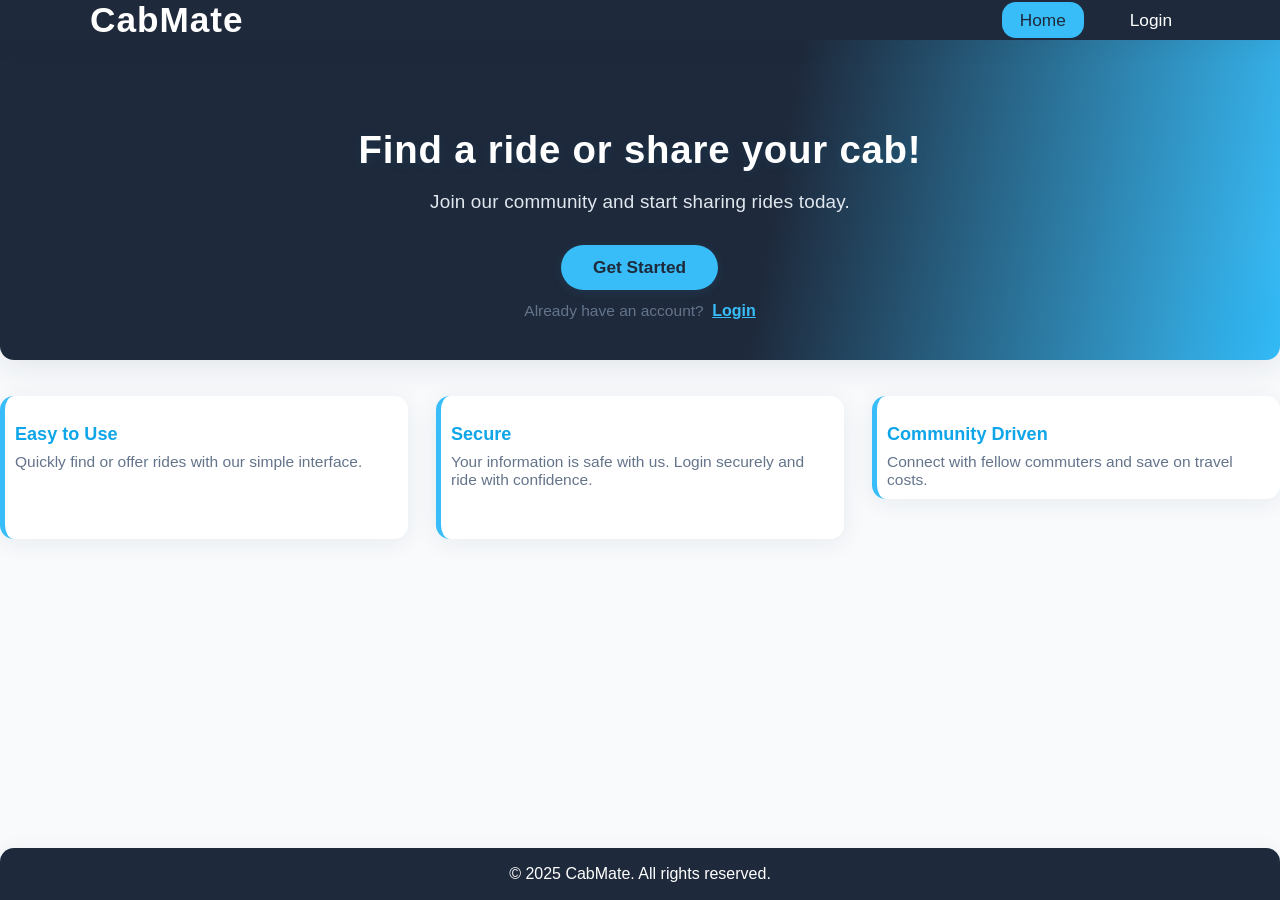
<file: index.html>
<!DOCTYPE html>
<html lang="en">
<head>
    <meta charset="UTF-8">
    <meta name="viewport" content="width=device-width, initial-scale=1.0">
    <link rel="stylesheet" href="style.css">
    <title>CabMate - Home</title>
</head>
<body>
    <header>
        <div class="container header-flex">
            <h1>CabMate</h1>
            <nav aria-label="Main navigation">
                <ul class="nav-list">
                    <li><a href="index.html" aria-current="page">Home</a></li>
                    <li><a href="login.html">Login</a></li>
                </ul>
            </nav>
            <button class="hamburger" aria-label="Toggle navigation" aria-expanded="false">
                <span></span>
                <span></span>
                <span></span>
            </button>
        </div>
    </header>
    <main>
        <section class="hero">
            <h2>Find a ride or share your cab!</h2>
            <p>Join our community and start sharing rides today.</p>
            <a href="signup.html" class="cta-btn animated-btn" style="margin-top:32px;display:inline-block;">Get Started</a>
            <div style="margin-top:12px;">
                <span style="color:var(--text-light);font-size:0.97rem;">Already have an account?</span>
                <a href="login.html" style="color:var(--accent);font-size:1rem;font-weight:600;text-decoration:underline; margin-left:4px;">Login</a>
            </div>
        </section>
        <section class="features">
            <div class="feature">
                <h3>Easy to Use</h3>
                <p>Quickly find or offer rides with our simple interface.</p>
            </div>
            <div class="feature">
                <h3>Secure</h3>
                <p>Your information is safe with us. Login securely and ride with confidence.</p>
            </div>
            <div class="feature">
                <h3>Community Driven</h3>
                <p>Connect with fellow commuters and save on travel costs.</p>
            </div>
        </section>
    </main>
    <footer>
        <div class="container">
            <p>&copy; 2025 CabMate. All rights reserved.</p>
        </div>
    </footer>
    <script src="script.js"></script>
</body>
</html>
</file>
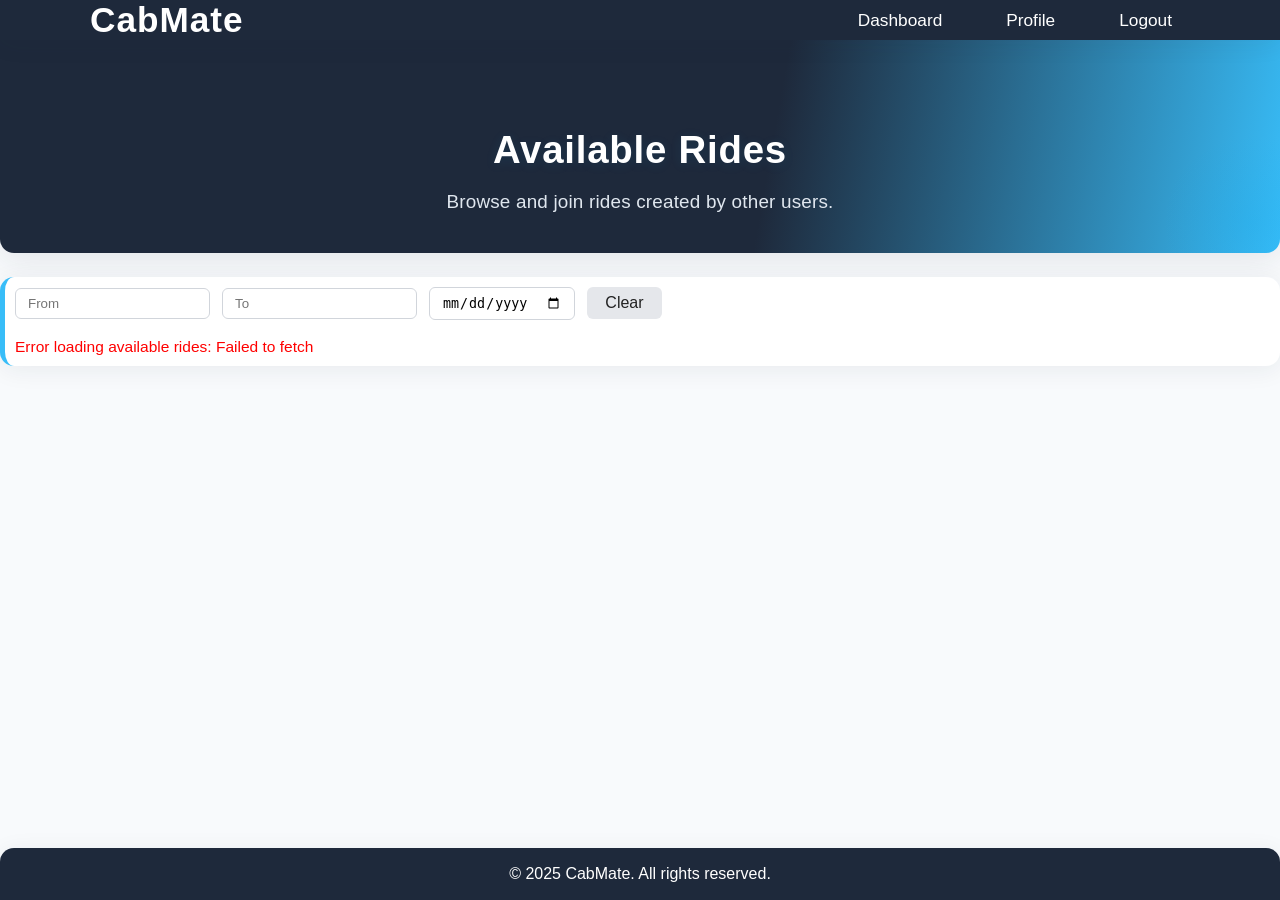
<file: available-rides.html>
<!DOCTYPE html>
<html lang="en">
<head>
    <meta charset="UTF-8">
    <meta name="viewport" content="width=device-width, initial-scale=1.0">
    <title>Available Rides - CabMate</title>
    <link rel="stylesheet" href="style.css">
</head>
<body>
    <header>
        <div class="container header-flex">
            <h1>CabMate</h1>
            <nav aria-label="Main navigation">
                <ul class="nav-list">
                    <li><a href="dashboard.html">Dashboard</a></li>
                    <li><a href="profile.html">Profile</a></li>
                    <li><a href="login.html">Logout</a></li>
                </ul>
            </nav>
            <button class="hamburger" aria-label="Toggle navigation" aria-expanded="false">
                <span></span>
                <span></span>
                <span></span>
            </button>
        </div>
    </header>
    <main>
        <div class="dashboard-container">
            <section class="hero" style="margin-bottom: 24px;">
                <h2>Available Rides</h2>
                <p>Browse and join rides created by other users.</p>
            </section>
            <section class="features" style="flex-direction:column;width:100%;">
                <div class="feature" style="width:100%;">
                    <!-- Add this filter UI just above #availableRidesList -->
                    <div style="margin-bottom:18px;display:flex;flex-wrap:wrap;gap:12px;align-items:center;">
                        <input type="text" id="filterFrom" placeholder="From" style="padding:7px 12px;border-radius:6px;border:1px solid #d1d5db;min-width:120px;">
                        <input type="text" id="filterTo" placeholder="To" style="padding:7px 12px;border-radius:6px;border:1px solid #d1d5db;min-width:120px;">
                        <input type="date" id="filterDate" style="padding:7px 12px;border-radius:6px;border:1px solid #d1d5db;">
                        <button id="clearFilters" style="padding:7px 18px;border-radius:6px;background:#e5e7eb;color:#222;border:none;">Clear</button>
                    </div>
                    <div id="availableRidesList">
                        <!-- Available rides will be listed here -->
                    </div>
                </div>
            </section>
        </div>
    </main>
    <footer>
        <div class="container">
            <p>&copy; 2025 CabMate. All rights reserved.</p>
        </div>
    </footer>
    <script>
    document.addEventListener('DOMContentLoaded', function() {
        // Hamburger menu functionality
        var hamburger = document.querySelector('.hamburger');
        var navList = document.querySelector('.nav-list');
        if (hamburger && navList) {
            hamburger.addEventListener('click', function() {
                navList.classList.toggle('open');
                hamburger.classList.toggle('open');
                hamburger.setAttribute('aria-expanded', navList.classList.contains('open'));
            });
        }

        // Fetch user info
        const user = JSON.parse(localStorage.getItem('cabshareUser')) || {};
        // CHANGE THIS LINE: Use user.regno for the current logged-in user
        const loggedInUserIdentifier = user.regno || "Guest"; 

        // Global variable to hold fetched rides
        let rides = [];

        // Filter variables
        let filterFrom = '';
        let filterTo = '';
        let filterDate = '';

        // Function to fetch rides from backend and render
        async function fetchAndRenderAvailableRides() {
            const availableRidesList = document.getElementById('availableRidesList');
            if (!availableRidesList) return; // Defensive check

            // Display loading message
            availableRidesList.innerHTML = "<p>Loading available rides...</p>";

            try {
                // Fetch ALL rides from your backend
                const response = await fetch('https://cabmate-backend.onrender.com/api/rides');
                if (!response.ok) {
                    throw new Error(`HTTP error! status: ${response.status}`);
                }
                rides = await response.json(); // Store fetched rides in the 'rides' array

                // Now render them, applying filters and excluding user's own rides
                renderAvailableRides(rides);

            } catch (error) {
                console.error('Error fetching available rides:', error);
                availableRidesList.innerHTML = `<p style="color:red;">Error loading available rides: ${error.message}</p>`;
            }
        }

        // Add this helper function above renderAvailableRides
        function formatTime12h(time24) {
            if (!time24) return 'N/A';
            const [hourStr, minuteStr] = time24.split(':');
            let hour = parseInt(hourStr, 10);
            const minute = minuteStr || '00';
            const ampm = hour >= 12 ? 'PM' : 'AM';
            hour = hour % 12;
            if (hour === 0) hour = 12;
            return `${hour}:${minute.padStart(2, '0')} ${ampm}`;
        }

        // Update renderAvailableRides
        function renderAvailableRides(rides) {
            const availableRidesList = document.getElementById('availableRidesList');
            // Apply filters
            const filtered = rides.filter(ride => {
                const availableSeats = ride.seats - (ride.joined ? ride.joined.length : 0);
                if (ride.owner === loggedInUserIdentifier) return false;
                if (availableSeats <= 0) return false; // Hide full rides
                if (filterFrom && !ride.from.toLowerCase().includes(filterFrom.toLowerCase())) return false;
                if (filterTo && !ride.to.toLowerCase().includes(filterTo.toLowerCase())) return false;
                if (filterDate && ride.date !== filterDate) return false;
                return true;
            });

            if (filtered.length === 0) {
                availableRidesList.innerHTML = `<div style="padding:24px;text-align:center;color:#888;">No rides found matching your criteria.</div>`;
                return;
            }

            availableRidesList.innerHTML = filtered.map(ride => {
                const alreadyRequested = ride.pendingRequests && ride.pendingRequests.includes(loggedInUserIdentifier);
                const alreadyJoined = ride.joined && ride.joined.includes(loggedInUserIdentifier);
                const isOwner = ride.owner === loggedInUserIdentifier;
                const availableSeats = ride.seats - (ride.joined ? ride.joined.length : 0);

                let actionBtn = '';
                if (!alreadyJoined && !alreadyRequested && !isOwner && availableSeats > 0) {
                    actionBtn = `<button class="request-join-btn cta-btn" data-ride-id="${ride._id}">Request to Join</button>`;
                } else if (alreadyRequested) {
                    actionBtn = `<span class="status-chip pending">Request Pending</span>`;
                } else if (alreadyJoined) {
                    actionBtn = `<span class="status-chip joined">Already Joined</span>`;
                } else if (isOwner) {
                    actionBtn = `<span class="status-chip owner">Your Ride</span>`;
                }

                return `
                    <div class="ride-card" style="margin-bottom:18px;padding:18px 22px;border-radius:12px;box-shadow:0 2px 8px #0001;background:#fff;">
                        <div style="font-size:1.1em;margin-bottom:6px;"><b>${ride.from}</b> <span style="color:#888;">→</span> <b>${ride.to}</b></div>
                        <div style="color:#555;margin-bottom:6px;">Date: <b>${ride.date}</b> | Time: <b>${formatTime12h(ride.time) || 'N/A'}</b></div>
                        <div style="color:#555;margin-bottom:6px;">
                            Owner:
                            <a href="profile.html?regno=${encodeURIComponent(ride.owner)}"
                               class="joined-member-link"
                               style="flex:1;color:#0369a1;background:#e0f2fe;padding:3px 10px;border-radius:12px;font-size:0.97em;text-decoration:none;transition:background 0.18s;">
                                ${ride.owner}
                            </a>
                        </div>
                        <div style="margin-bottom:10px;">Seats left: <b>${availableSeats}</b></div>
                        <div>${actionBtn}</div>
                    </div>
                `;
            }).join('');

            document.querySelectorAll('.request-join-btn').forEach(btn => {
                btn.addEventListener('click', async function() {
                    const rideId = this.getAttribute('data-ride-id');
                    try {
                        const response = await fetch(`https://cabmate-backend.onrender.com/api/rides/${rideId}/request`, {
                            method: 'POST',
                            headers: { 'Content-Type': 'application/json' },
                            body: JSON.stringify({ regno: loggedInUserIdentifier })
                        });
                        const result = await response.json();
                        if (response.ok) {
                            alert('Request sent!');
                            fetchAndRenderAvailableRides();
                        } else {
                            alert(result.message || 'Failed to send request.');
                        }
                    } catch (error) {
                        alert('Error sending request. Please check your connection or contact support.');
                    }
                });
            });
        }

        // Filter functionality
        document.getElementById('filterFrom').addEventListener('input', function() {
            filterFrom = this.value;
            renderAvailableRides(rides);
        });
        document.getElementById('filterTo').addEventListener('input', function() {
            filterTo = this.value;
            // REMOVED: renderTo = this.value; // This was the previous error line
            renderAvailableRides(rides);
        });
        document.getElementById('filterDate').addEventListener('input', function() {
            filterDate = this.value;
            renderAvailableRides(rides);
        });
        document.getElementById('clearFilters').addEventListener('click', function() {
            filterFrom = '';
            filterTo = '';
            filterDate = '';
            document.getElementById('filterFrom').value = '';
            document.getElementById('filterTo').value = '';
            document.getElementById('filterDate').value = '';
            renderAvailableRides(rides);
        });

        // Initial call to fetch and render rides when the page loads
        fetchAndRenderAvailableRides();
    });
</script>
</body>
</html>
</file>
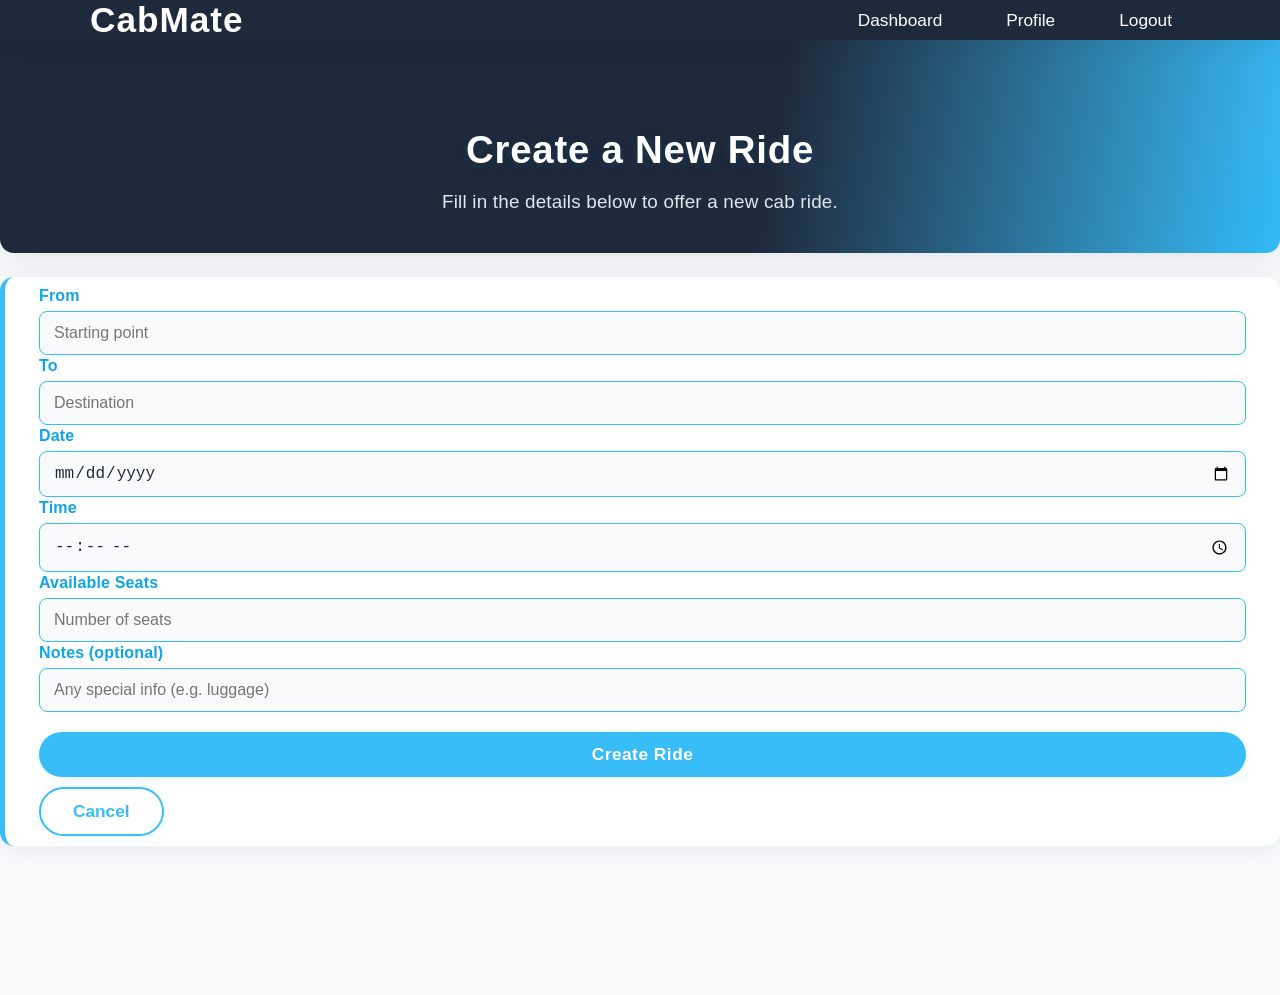
<file: create-ride.html>
<!DOCTYPE html>
<html lang="en">
<head>
    <meta charset="UTF-8">
    <meta name="viewport" content="width=device-width, initial-scale=1.0">
    <title>Create Ride - CabMate</title>
    <link rel="stylesheet" href="style.css">
</head>
<body>
    <header>
        <div class="container header-flex">
            <h1>CabMate</h1>
            <nav aria-label="Main navigation">
                <ul class="nav-list">
                    <li><a href="dashboard.html">Dashboard</a></li>
                    <li><a href="profile.html">Profile</a></li>
                    <li><a href="login.html">Logout</a></li>
                </ul>
            </nav>
            <button class="hamburger" aria-label="Toggle navigation" aria-expanded="false">
                <span></span>
                <span></span>
                <span></span>
            </button>
        </div>
    </header>
    <main>
        <section class="hero" style="margin-bottom: 24px; width:100%;">
            <h2>Create a New Ride</h2>
            <p>Fill in the details below to offer a new cab ride.</p>
        </section>
        <div class="dashboard-container">
            <section class="features" style="flex-direction:column;width:100%;">
                <div class="feature" style="width:100%;">
                    <form id="createRideForm" autocomplete="off">
                        <div class="form-group">
                            <label for="from">From</label>
                            <input type="text" id="from" name="from" required placeholder="Starting point">
                        </div>
                        <div class="form-group">
                            <label for="to">To</label>
                            <input type="text" id="to" name="to" required placeholder="Destination">
                        </div>
                        <div class="form-group">
                            <label for="date">Date</label>
                            <input type="date" id="date" name="date" required>
                        </div>
                        <div class="form-group">
                            <label for="time">Time</label>
                            <input type="time" id="time" name="time" required>
                        </div>
                        <div class="form-group">
                            <label for="seats">Available Seats</label>
                            <input type="number" id="seats" name="seats" min="1" max="8" required placeholder="Number of seats">
                        </div>
                        <div class="form-group">
                            <label for="notes">Notes (optional)</label>
                            <input type="text" id="notes" name="notes" maxlength="100" placeholder="Any special info (e.g. luggage)">
                        </div>
                        <button type="submit" class="cta-btn animated-btn" style="margin-top:18px;">Create Ride</button>
                        <button type="button" onclick="location.href='dashboard.html';" class="cta-btn secondary animated-btn" style="margin-top:10px;">Cancel</button>
                    </form>
                </div>
            </section>
        </div>
    </main>
    <footer>
        <div class="container">
            <p>&copy; 2025 CabMate. All rights reserved.</p>
        </div>
    </footer>
    <script src="script.js"></script>
    <script>
    document.getElementById('createRideForm').addEventListener('submit', async function(event) {
        event.preventDefault();

        const user = JSON.parse(localStorage.getItem('cabshareUser'));
        // CHANGE THIS LINE: Use user.regno for the owner
        const ownerIdentifier = user ? user.regno : 'Guest'; 

        if (!ownerIdentifier || ownerIdentifier === 'Guest') {
            alert('Please log in to create a ride.');
            return;
        }

        const from = document.getElementById('from').value;
        const to = document.getElementById('to').value;
        const date = document.getElementById('date').value;
        const time = document.getElementById('time').value;
        const seats = parseInt(document.getElementById('seats').value, 10);
        const notes = document.getElementById('notes').value;

        const newRide = {
            from,
            to,
            date,
            time,
            seats,
            notes,
            owner: ownerIdentifier, // NOW this will save the regno
            joined: []
        };

        try {
            const response = await fetch('https://cabmate-backend.onrender.com/api/rides', {
                method: 'POST',
                headers: {
                    'Content-Type': 'application/json'
                },
                body: JSON.stringify(newRide)
            });

            if (response.ok) {
                const ride = await response.json();
                alert('Ride created successfully!');
                location.href = 'dashboard.html'; // Redirect to dashboard or available rides
            } else {
                alert('Failed to create ride. Please try again.');
                console.error('Server response:', await response.text());
            }
        } catch (error) {
            console.error('Error creating ride:', error);
            alert('An error occurred while creating the ride.');
        }
    });
</script>
</body>
</html>
</file>
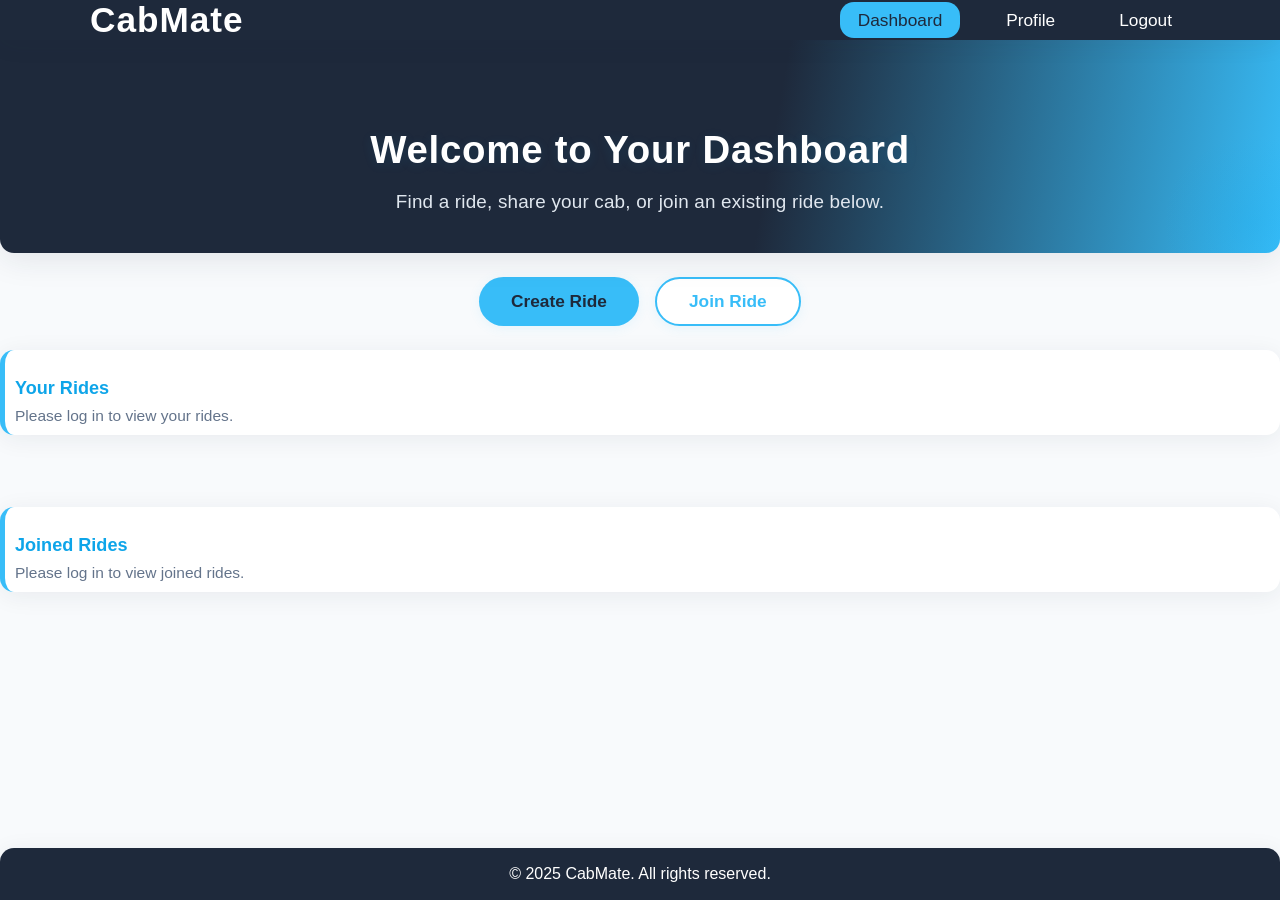
<file: dashboard.html>
<!DOCTYPE html>
<html lang="en">
<head>
    <meta charset="UTF-8">
    <meta name="viewport" content="width=device-width, initial-scale=1.0">
    <title>Dashboard - CabMate</title>
    <link rel="stylesheet" href="style.css">
</head>
<body>
    <header>
        <div class="container header-flex">
            <h1>CabMate</h1>
            <nav aria-label="Main navigation">
                <ul class="nav-list">
                    <li><a href="dashboard.html" aria-current="page">Dashboard</a></li>
                    <li><a href="profile.html">Profile</a></li>
                    <li><a href="login.html">Logout</a></li>
                </ul>
            </nav>
            <button class="hamburger" aria-label="Toggle navigation" aria-expanded="false">
                <span></span>
                <span></span>
                <span></span>
            </button>
        </div>
    </header>
    <main>
        <section class="hero" style="margin-bottom: 24px;">
            <h2>Welcome to Your Dashboard</h2>
            <p>Find a ride, share your cab, or join an existing ride below.</p>
        </section>
        <div class="dashboard-container">
            <div class="dashboard-actions" style="display:flex;gap:16px;justify-content:center;margin-bottom:24px;">
                <button onclick="location.href='create-ride.html';" class="cta-btn animated-btn">
                    Create Ride
                </button>
                <button onclick="location.href='available-rides.html';" class="cta-btn secondary animated-btn">
                    Join Ride
                </button>
            </div>
            <section class="features" style="flex-direction:column;width:100%;">
                <div class="feature" style="width:100%;">
                    <h3>Your Rides</h3>
                    <div id="yourRidesList">
                        </div>
                </div>
            </section>
            <section class="features" style="flex-direction:column;width:100%;margin-top:32px;">
                <div class="feature" style="width:100%;">
                    <h3>Joined Rides</h3>
                    <div id="joinedRidesList">
                        </div>
                </div>
            </section>
        </div>
    </main>
    <footer>
        <div class="container">
            <p>&copy; 2025 CabMate. All rights reserved.</p>
        </div>
    </footer>
    <div id="chatModal" style="display:none;position:fixed;top:0;left:0;width:100vw;height:100vh;background:rgba(0,0,0,0.25);z-index:1000;align-items:center;justify-content:center;">
        <div style="background:#fff;padding:24px 18px 12px 18px;border-radius:12px;max-width:400px;width:95vw;box-shadow:0 8px 32px rgba(0,0,0,0.18);position:relative;">
            <button id="closeChat" style="position:absolute;top:8px;right:12px;background:none;border:none;font-size:1.3rem;cursor:pointer;">&times;</button>
            <h3 id="chatTitle" style="margin-bottom:10px;">Ride Chat</h3>
            <div id="chatMessages" style="height:180px;overflow-y:auto;background:#f3f6fa;border-radius:8px;padding:8px 6px 8px 8px;margin-bottom:10px;font-size:0.98rem;"></div>
            <form id="chatForm" style="display:flex;gap:6px;">
                <input id="chatInput" type="text" placeholder="Type a message..." style="flex:1;padding:7px 10px;border-radius:6px;border:1px solid #d1d5db;">
                <button type="submit" style="padding:7px 18px;border-radius:6px;background:var(--accent,#0ea5e9);color:#fff;border:none;">Send</button>
            </form>
        </div>
    </div>
    <script src="script.js"></script>

<script>
    function formatTime12h(time24) {
        if (!time24) return 'N/A';
        const [hourStr, minuteStr] = time24.split(':');
        let hour = parseInt(hourStr, 10);
        const minute = minuteStr || '00';
        const ampm = hour >= 12 ? 'PM' : 'AM';
        hour = hour % 12;
        if (hour === 0) hour = 12;
        return `${hour}:${minute.padStart(2, '0')} ${ampm}`;
    }

    let allRides = [];
    const user = JSON.parse(localStorage.getItem('cabshareUser')) || {};
    const userName = user.regno || "Guest"; 

    document.addEventListener('DOMContentLoaded', async function() {
        const myRidesList = document.getElementById('yourRidesList');
        const joinedRidesList = document.getElementById('joinedRidesList');

        if (!userName || userName === "Guest") {
            if (myRidesList) myRidesList.innerHTML = '<p>Please log in to view your rides.</p>';
            if (joinedRidesList) joinedRidesList.innerHTML = '<p>Please log in to view joined rides.</p>';
            return;
        }

        if (myRidesList) {
            try {
                const response = await fetch(`https://cabmate-backend.onrender.com/api/rides/my?owner=${userName}`);
                if (response.ok) {
                    const yourRides = await response.json();
                    renderYourRides(yourRides);
                } else {
                    myRidesList.innerHTML = `<p>Error loading your rides: ${response.statusText}</p>`;
                    console.error('Failed to fetch your rides:', await response.text());
                }
            } catch (error) {
                myRidesList.innerHTML = `<p>An error occurred while fetching your rides: ${error.message}</p>`;
                console.error('Fetch error for your rides:', error);
            }
        }

        if (joinedRidesList) {
            try {
                const response = await fetch(`https://cabmate-backend.onrender.com/api/rides`);
                if (response.ok) {
                    allRides = await response.json();
                    renderJoinedRides();
                } else {
                    joinedRidesList.innerHTML = `<p>Error loading joined rides: ${response.statusText}</p>`;
                    console.error('Failed to fetch all rides for joined list:', await response.text());
                }
            } catch (error) {
                joinedRidesList.innerHTML = `<p>An error occurred while fetching joined rides: ${error.message}</p>`;
                console.error('Fetch error for joined rides:', error);
            }
        }
    });

    function renderYourRides(yourRides) {
        const yourRidesList = document.getElementById('yourRidesList');
        if (!yourRidesList) return;

        if (yourRides.length === 0) {
            yourRidesList.innerHTML = "<p>You haven't created any rides yet.</p>";
            return;
        }
        yourRidesList.innerHTML = yourRides.map(ride => `
            <div class="ride-card">
                <div class="ride-info">
                    <strong>${ride.from}</strong> &rarr; <strong>${ride.to}</strong>
                    <span>on ${ride.date}</span> |
                    <span>Time: ${formatTime12h(ride.time)}</span> |
                    <span>Seats: ${ride.seats}</span>
                </div>
                ${ride.notes ? `<div class="ride-notes" style="margin-top:6px;color:#0369a1;font-size:0.97em;"><b>Notes:</b> ${ride.notes}</div>` : ""}
                <p><strong>Joined:</strong> ${
                    (ride.joined && ride.joined.length > 0)
                    ? ride.joined.map(regno => `
                        <a href="profile.html?regno=${encodeURIComponent(regno)}"
                           class="joined-member-link"
                           style="flex:1;color:#0369a1;background:#e0f2fe;padding:3px 10px;border-radius:12px;font-size:0.97em;text-decoration:none;transition:background 0.18s;">
                            ${regno}
                        </a>
                    `).join('')
                    : 'None'
                }</p>
                <button class="open-your-ride-chat-btn cta-btn secondary animated-btn" data-ride-id="${ride._id}">Open Chat</button>
                ${ride.owner === userName && ride.pendingRequests && ride.pendingRequests.length > 0 ? `
                    <div class="pending-requests" style="margin-top:10px;">
                        <strong>Pending Requests:</strong>
                        ${ride.pendingRequests.map(regno => `
                            <div class="request-item" style="display:flex;align-items:center;gap:8px;margin-top:6px;">
                                <a href="profile.html?regno=${encodeURIComponent(regno)}"
                                   class="joined-member-link"
                                   style="flex:1;color:#0369a1;background:#e0f2fe;padding:3px 10px;border-radius:12px;font-size:0.97em;text-decoration:none;transition:background 0.18s;">
                                    ${regno}
                                </a>
                                <button class="approve-request-btn cta-btn success" data-ride-id="${ride._id}" data-regno="${regno}">Approve</button>
                                <button class="reject-request-btn cta-btn danger" data-ride-id="${ride._id}" data-regno="${regno}">Reject</button>
                            </div>
                        `).join('')}
                    </div>
                ` : ''}
                <button class="delete-ride-btn cta-btn danger animated-btn" data-ride-id="${ride._id}" style="margin-top:10px;">Delete Ride</button>
            </div>
        `).join('');

        document.querySelectorAll('.open-your-ride-chat-btn').forEach(btn => {
            btn.addEventListener('click', function() {
                const rideId = this.getAttribute('data-ride-id');
                const ride = yourRides.find(r => r._id === rideId);
                if (ride) {
                    openChatModal(ride);
                }
            });
        });

        document.querySelectorAll('.approve-request-btn').forEach(btn => {
            btn.addEventListener('click', async function() {
                const rideId = this.getAttribute('data-ride-id');
                const regno = this.getAttribute('data-regno');
                await handleRequest(rideId, regno, 'approve');
            });
        });

        document.querySelectorAll('.reject-request-btn').forEach(btn => {
            btn.addEventListener('click', async function() {
                const rideId = this.getAttribute('data-ride-id');
                const regno = this.getAttribute('data-regno');
                await handleRequest(rideId, regno, 'reject');
            });
        });

        // --- Add this for Delete Ride functionality ---
        document.querySelectorAll('.delete-ride-btn').forEach(btn => {
            btn.addEventListener('click', async function() {
                const rideId = this.getAttribute('data-ride-id');
                if (!confirm('Are you sure you want to delete this ride? This cannot be undone.')) return;
                try {
                    const response = await fetch(`https://cabmate-backend.onrender.com/api/rides/${rideId}`, {
                        method: 'DELETE',
                        headers: { 'Content-Type': 'application/json' }
                    });
                    if (response.ok) {
                        alert('Ride deleted successfully.');
                        // Refresh your rides list
                        const allYourRides = await (await fetch(`https://cabmate-backend.onrender.com/api/rides/my?owner=${userName}`)).json();
                        renderYourRides(allYourRides);
                    } else {
                        const err = await response.json();
                        alert('Failed to delete ride: ' + (err.message || response.statusText));
                    }
                } catch (error) {
                    alert('An error occurred while deleting the ride.');
                    console.error('Delete ride error:', error);
                }
            });
        });
    }

    async function renderJoinedRides() {
        const joinedRidesList = document.getElementById('joinedRidesList');
        if (!joinedRidesList) return;

        const joinedRides = allRides.filter(ride => 
            Array.isArray(ride.joined) && ride.joined.includes(userName) && ride.owner !== userName
        );

        if (!joinedRides.length) {
            joinedRidesList.innerHTML = "<p>You haven't joined any rides yet.</p>";
            return;
        }

        joinedRidesList.innerHTML = joinedRides.map(ride => `
            <div class="ride-card">
                <div class="ride-info">
                    <strong>${ride.from}</strong> &rarr; <strong>${ride.to}</strong>
                    <span>on ${ride.date}</span> |
                    <span>at ${formatTime12h(ride.time) || "N/A"}</span> |
                    <span>Seats left: ${ride.seats - ride.joined.length}</span>
                    <span class="ride-owner">by
                        <a href="profile.html?regno=${encodeURIComponent(ride.owner)}"
                           class="owner-link"
                           style="color:var(--accent-dark,#0369a1);text-decoration:underline;">
                            ${ride.owner}
                        </a>
                    </span>
                </div>
                <div class="joined-members" style="margin:8px 0 0 0;">
                    <span style="font-weight:600;color:var(--accent-dark,#0369a1);font-size:0.97rem;">Joined Members:</span>
                    <span class="joined-list">${
                        (ride.joined && ride.joined.length)
                        ? ride.joined.map(regno => `
                            <a href="profile.html?regno=${encodeURIComponent(regno)}"
                               class="joined-member-link"
                               style="margin-right:8px;background:#e0f2fe;padding:3px 10px;border-radius:12px;font-size:0.97em;color:#0369a1;text-decoration:none;transition:background 0.18s;">
                                ${regno}
                            </a>
                        `).join('')
                        : '<span style="color:#888;">None yet</span>'
                    }</span>
                </div>
                <div style="display:flex;gap:10px;">
                    <button class="join-chat-btn cta-btn secondary animated-btn" data-ride-id="${ride._id}">Open Chat</button>
                    <button class="leave-group-btn cta-btn danger animated-btn" data-ride-id="${ride._id}">Leave Group</button>
                </div>
            </div>
        `).join('');

        document.querySelectorAll('.join-chat-btn').forEach(btn => {
            btn.addEventListener('click', function() {
                const rideId = this.getAttribute('data-ride-id');
                const ride = allRides.find(r => r._id === rideId);
                if (ride) openChatModal(ride);
            });
        });

        document.querySelectorAll('.leave-group-btn').forEach(btn => {
            btn.addEventListener('click', async function() {
                const rideId = this.getAttribute('data-ride-id');
                const confirmLeave = confirm("Are you sure you want to leave this ride?");
                if (!confirmLeave) return;

                try {
                    const response = await fetch(`https://cabmate-backend.onrender.com/api/rides/${rideId}/leave`, {
                        method: 'POST',
                        headers: {
                            'Content-Type': 'application/json'
                        },
                        body: JSON.stringify({ userName: userName })
                    });

                    if (response.ok) {
                        alert("Successfully left the ride!");
                        const fetchAllRidesResponse = await fetch(`https://cabmate-backend.onrender.com/api/rides`);
                        if (fetchAllRidesResponse.ok) {
                            allRides = await fetchAllRidesResponse.json();
                            renderJoinedRides();
                        } else {
                            console.error('Failed to re-fetch rides after leaving:', await fetchAllRidesResponse.text());
                        }
                    } else {
                        const errorData = await response.json();
                        alert(`Failed to leave ride: ${errorData.message}`);
                        console.error('Failed to leave ride:', errorData);
                    }
                } catch (error) {
                    alert('An error occurred while leaving the ride.');
                    console.error('Error leaving ride:', error);
                }
            });
        });
    }

    function openChatModal(ride) {
        const isOwner = ride.owner === userName;
        const isJoined = Array.isArray(ride.joined) && ride.joined.includes(userName);

        if (!isOwner && !isJoined) {
            alert("You must either be the ride owner or have joined this ride to chat.");
            return;
        }

        document.getElementById('chatModal').style.display = 'flex';
        document.getElementById('chatTitle').textContent = `Chat: ${ride.from} → ${ride.to} (${ride.date})`;
        loadChatMessages(ride._id);

        document.getElementById('chatForm').onsubmit = async function(e) {
            e.preventDefault();
            const input = document.getElementById('chatInput');
            const msg = input.value.trim();
            if (!msg) return;

            // Send message to server
            await fetch(`https://cabmate-backend.onrender.com/api/messages/${ride._id}`, {
                method: 'POST',
                headers: { 'Content-Type': 'application/json' },
                body: JSON.stringify({ user: userName, text: msg })
            });

            input.value = '';
            loadChatMessages(ride._id);
        };

        document.getElementById('closeChat').onclick = function() {
            document.getElementById('chatModal').style.display = 'none';
        };
    }

    async function loadChatMessages(rideId) {
        const res = await fetch(`https://cabmate-backend.onrender.com/api/messages/${rideId}`);
        const messages = await res.json();
        document.getElementById('chatMessages').innerHTML = messages.map(
            m => `<div><b>${m.user}:</b> ${m.text} <span style="color:#aaa;font-size:0.85em;">${new Date(m.time).toLocaleTimeString()}</span></div>`
        ).join('') || "<em>No messages yet.</em>";
    }

    async function handleRequest(rideId, regno, action) {
        if (!['approve', 'reject'].includes(action)) return;

        try {
            const response = await fetch(`https://cabmate-backend.onrender.com/api/rides/${rideId}/handle-request`, {
                method: 'POST',
                headers: {
                    'Content-Type': 'application/json'
                },
                body: JSON.stringify({ regno, action })
            });

            if (response.ok) {
                alert(`Request ${action}d successfully!`);
                const updatedRide = await response.json();
                const yourRidesList = document.getElementById('yourRidesList');
                if (yourRidesList) renderYourRides(await (await fetch(`https://cabmate-backend.onrender.com/api/rides/my?owner=${userName}`)).json());
            } else {
                const errorData = await response.json();
                alert(`Failed to ${action} request: ${errorData.message}`);
                console.error('Request handling error:', errorData);
            }
        } catch (error) {
            alert('An error occurred while handling the request.');
            console.error('Error handling request:', error);
        }
    }
</script>

</body>
</html>
</file>
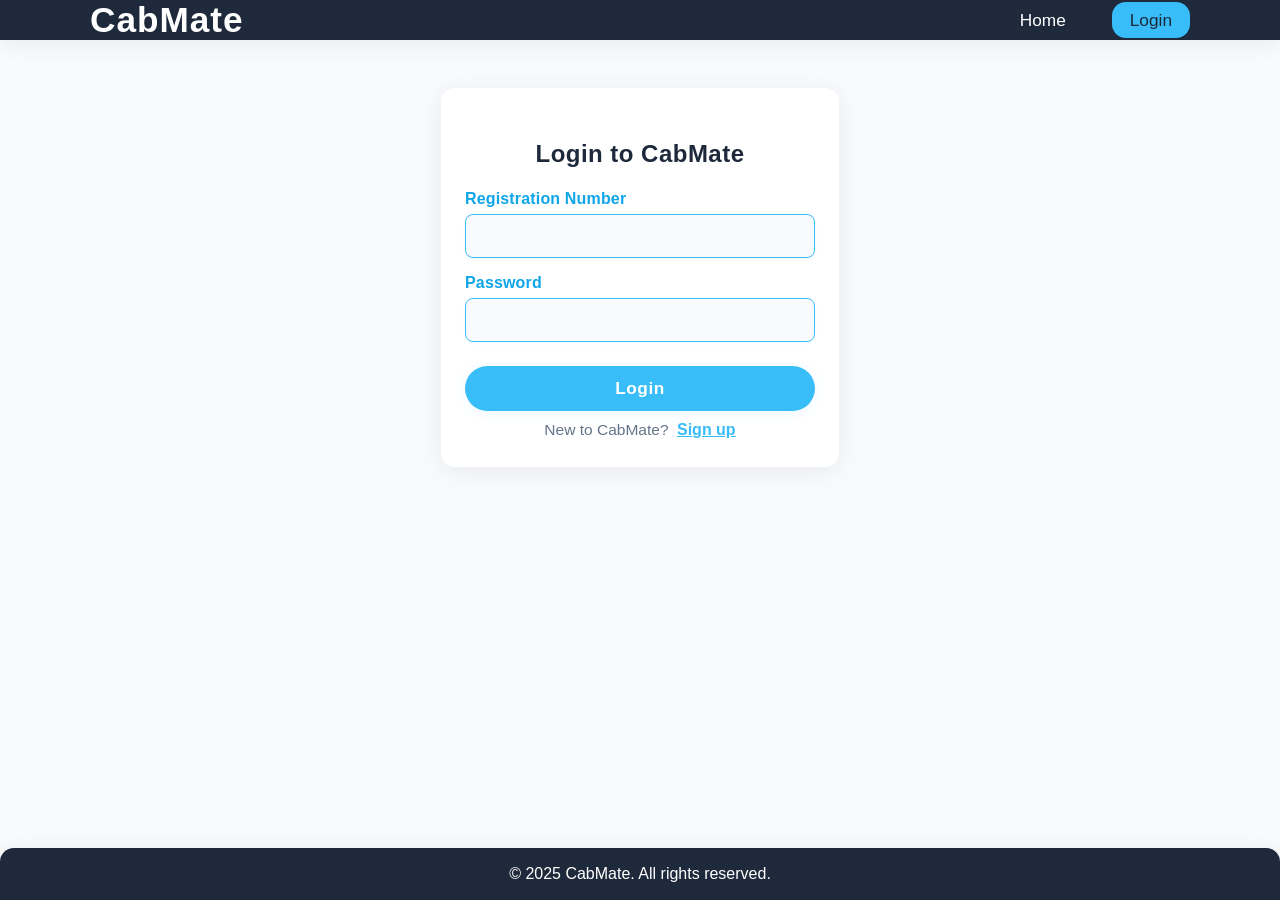
<file: login.html>
<!DOCTYPE html>
<html lang="en">
<head>
    <meta charset="UTF-8">
    <meta name="viewport" content="width=device-width, initial-scale=1.0">
    <link rel="stylesheet" href="style.css">
    <title>Login - CabMate</title>
</head>
<body>
    <header>
        <div class="container header-flex">
            <h1>CabMate</h1>
            <nav aria-label="Main navigation">
                <ul class="nav-list">
                    <li><a href="index.html">Home</a></li>
                    <li><a href="login.html" aria-current="page">Login</a></li>
                </ul>
            </nav>
            <button class="hamburger" aria-label="Toggle navigation" aria-expanded="false">
                <span></span>
                <span></span>
                <span></span>
            </button>
        </div>
    </header>
    <main>
        <div class="login-container">
            <h2>Login to CabMate</h2>
            <form id="loginForm" autocomplete="off">
                <div class="form-group">
                    <label for="username">Registration Number</label>
                    <input type="text" id="username" name="username" required autocomplete="username">
                </div>
                <div class="form-group">
                    <label for="password">Password</label>
                    <input type="password" id="password" name="password" required autocomplete="current-password">
                </div>
                <button type="submit">Login</button>
            </form>
            <!-- <div style="margin-top:18px; text-align:center;">
                <a href="#" style="color:var(--accent-dark);font-size:0.98rem;text-decoration:underline;">Forgot password?</a>
            </div> -->
            <div style="margin-top:10px; text-align:center;">
                <span style="color:var(--text-light);font-size:0.97rem;">New to CabMate?</span>
                <a href="signup.html" style="color:var(--accent);font-size:1rem;font-weight:600;text-decoration:underline; margin-left:4px;">Sign up</a>
            </div>
        </div>
    </main>
    <footer>
        <div class="container">
            <p>&copy; 2025 CabMate. All rights reserved.</p>
        </div>
    </footer>
    <script src="script.js"></script>
</body>
</html>
</file>
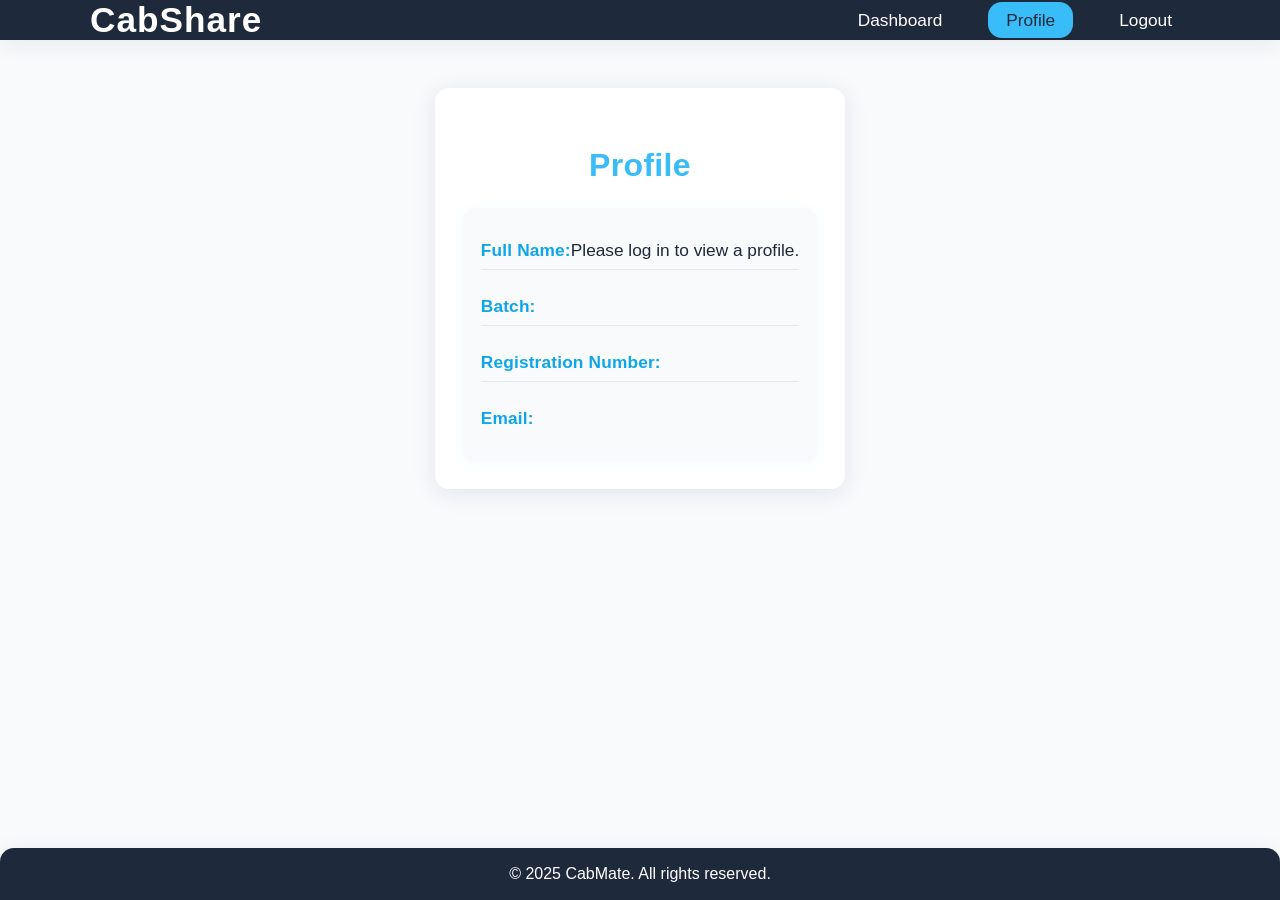
<file: profile.html>
<!DOCTYPE html>
<html lang="en">
<head>
    <meta charset="UTF-8">
    <meta name="viewport" content="width=device-width, initial-scale=1.0">
    <title>Profile - CabMate</title>
    <link rel="stylesheet" href="style.css">
</head>
<body>
    <header>
        <div class="container header-flex">
            <h1>CabShare</h1>
            <nav aria-label="Main navigation">
                <ul class="nav-list">
                    <li><a href="dashboard.html">Dashboard</a></li>
                    <li><a href="profile.html" aria-current="page">Profile</a></li>
                    <li><a href="login.html">Logout</a></li>
                </ul>
            </nav>
            <button class="hamburger" aria-label="Toggle navigation" aria-expanded="false">
                <span></span>
                <span></span>
                <span></span>
            </button>
        </div>
    </header>
    <main>
        <div class="profile-container">
            <h2 id="profilePageTitle">Profile</h2>
            <div class="profile-card">
                <!--
                <div class="profile-pic-container" style="text-align: center; margin-bottom: 20px;">
                    <img id="profilePic" src="https://placehold.co/100x100/e0f2fe/0369a1?text=User" alt="Profile Picture" style="width:100px;height:100px;border-radius:50%;object-fit:cover;border:2px solid var(--accent);">
                    <input type="file" id="profilePicInput" accept="image/*" style="display: none;">
                    <button onclick="document.getElementById('profilePicInput').click();" style="margin-top: 10px; padding: 6px 12px; border-radius: 8px; background: var(--accent); color: #fff; border: none; cursor: pointer;">Change Photo</button>
                </div>
                -->
                <div class="profile-row">
                    <span class="profile-label">Full Name:</span>
                    <span id="profileName" class="profile-value">Loading...</span>
                </div>
                <div class="profile-row">
                    <span class="profile-label">Batch:</span>
                    <span id="profileBatch" class="profile-value">Loading...</span>
                </div>
                <div class="profile-row">
                    <span class="profile-label">Registration Number:</span>
                    <span id="profileRegno" class="profile-value">Loading...</span>
                </div>
                <div class="profile-row">
                    <span class="profile-label">Email:</span>
                    <span id="profileEmail" class="profile-value">Loading...</span>
                </div>
            </div>
        </div>
    </main>
    <footer>
        <div class="container">
            <p>&copy; 2025 CabMate. All rights reserved.</p>
        </div>
    </footer>
    <script src="script.js"></script>
    <script>
    document.addEventListener('DOMContentLoaded', async function() {
        const urlParams = new URLSearchParams(window.location.search);
        const targetRegno = urlParams.get('regno'); // Get the regno from the URL

        const profilePageTitle = document.getElementById('profilePageTitle');
        const profileName = document.getElementById('profileName');
        const profileBatch = document.getElementById('profileBatch');
        const profileRegno = document.getElementById('profileRegno');
        const profileEmail = document.getElementById('profileEmail');

        if (targetRegno) {
            // Fetch profile data from the backend based on the regno in the URL
            try {
                const response = await fetch(`https://cabmate-backend.onrender.com/api/users/${encodeURIComponent(targetRegno)}`);
                if (response.ok) {
                    const userData = await response.json();
                    profileName.textContent = userData.name || 'N/A';
                    profileBatch.textContent = userData.batch || 'N/A';
                    profileRegno.textContent = userData.regno || 'N/A';
                    profileEmail.textContent = userData.email || 'N/A';
                } else {
                    const errorData = await response.json();
                    profilePageTitle.textContent = 'Profile Not Found';
                    profileName.textContent = 'Error loading profile.';
                    profileBatch.textContent = '';
                    profileRegno.textContent = '';
                    profileEmail.textContent = `Error: ${errorData.message || response.statusText}`;
                    console.error('Failed to fetch user profile:', errorData);
                }
            } catch (error) {
                profilePageTitle.textContent = 'Error';
                profileName.textContent = 'An error occurred.';
                profileBatch.textContent = '';
                profileRegno.textContent = '';
                profileEmail.textContent = `Network Error: ${error.message}`;
                console.error('Network error fetching user profile:', error);
            }
        } else {
            // If no regno in URL, load current logged-in user's profile from localStorage
            const currentUser = JSON.parse(localStorage.getItem('cabshareUser')) || {};
            if (currentUser.regno) {
                profilePageTitle.textContent = 'Your Profile';
                profileName.textContent = currentUser.name || 'N/A';
                profileBatch.textContent = currentUser.batch || 'N/A';
                profileRegno.textContent = currentUser.regno || 'N/A';
                profileEmail.textContent = currentUser.email || 'N/A';
            } else {
                profilePageTitle.textContent = 'Profile';
                profileName.textContent = 'Please log in to view a profile.';
                profileBatch.textContent = '';
                profileRegno.textContent = '';
                profileEmail.textContent = '';
            }
        }

        // Optional: Profile picture handling (if you want to re-enable this)
        /*
        const savedPic = localStorage.getItem('cabshareProfilePic');
        if (savedPic) {
            document.getElementById('profilePic').src = savedPic;
        }
        document.getElementById('profilePicInput').addEventListener('change', function(e) {
            const file = e.target.files[0];
            if (!file) return;
            const reader = new FileReader();
            reader.onload = function(evt) {
                document.getElementById('profilePic').src = evt.target.result;
                localStorage.setItem('cabshareProfilePic', evt.target.result);
            };
            reader.readAsDataURL(file);
        });
        */
    });
    </script>
</body>
</html>
</file>
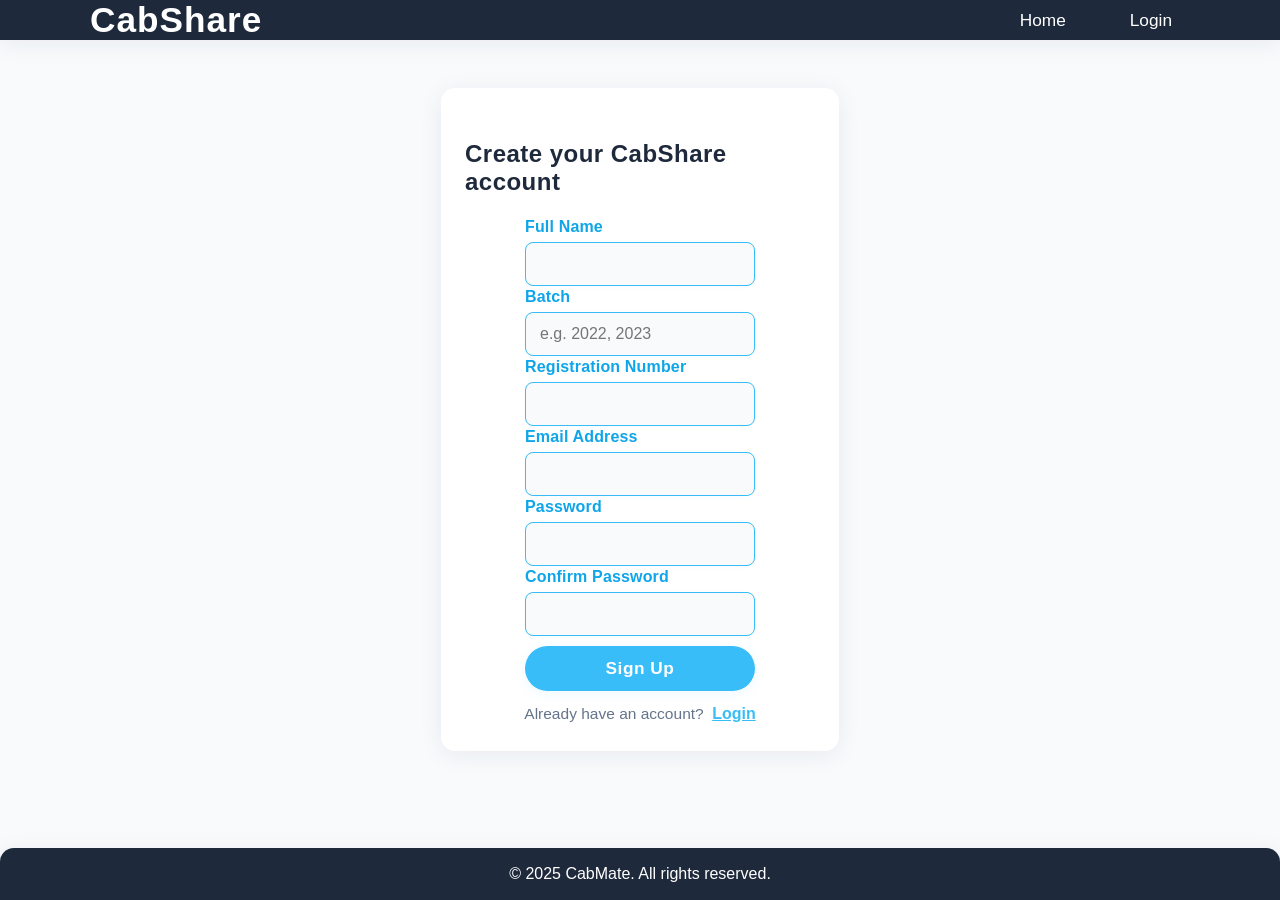
<file: signup.html>
<!DOCTYPE html>
<html lang="en">
<head>
    <meta charset="UTF-8">
    <meta name="viewport" content="width=device-width, initial-scale=1.0">
    <title>Sign Up - CabMate</title>
    <link rel="stylesheet" href="style.css">
</head>
<body>
    <header>
        <div class="container header-flex">
            <h1>CabShare</h1>
            <nav aria-label="Main navigation">
                <ul class="nav-list">
                    <li><a href="index.html">Home</a></li>
                    <li><a href="login.html">Login</a></li>
                </ul>
            </nav>
            <button class="hamburger" aria-label="Toggle navigation" aria-expanded="false">
                <span></span>
                <span></span>
                <span></span>
            </button>
        </div>
    </header>
    <main>
        <div class="login-container">
            <h2>Create your CabShare account</h2>
            <form id="signupForm" autocomplete="off">
                <div class="form-group">
                    <label for="name">Full Name</label>
                    <input type="text" id="name" name="name" required autocomplete="name">
                </div>
                <div class="form-group">
                    <label for="batch">Batch</label>
                    <input type="text" id="batch" name="batch" required placeholder="e.g. 2022, 2023">
                </div>
                <div class="form-group">
                    <label for="regno">Registration Number</label>
                    <input type="text" id="regno" name="regno" required autocomplete="username">
                </div>
                <div class="form-group">
                    <label for="email">Email Address</label>
                    <input type="email" id="email" name="email" required autocomplete="email">
                </div>
                <div class="form-group">
                    <label for="password">Password</label>
                    <input type="password" id="password" name="password" required autocomplete="new-password">
                </div>
                <div class="form-group">
                    <label for="confirm-password">Confirm Password</label>
                    <input type="password" id="confirm-password" name="confirm-password" required autocomplete="new-password">
                </div>
                <button type="submit">Sign Up</button>
            </form>
            <div style="margin-top:14px; text-align:center;">
                <span style="color:var(--text-light);font-size:0.97rem;">Already have an account?</span>
                <a href="login.html" style="color:var(--accent);font-size:1rem;font-weight:600;text-decoration:underline; margin-left:4px;">Login</a>
            </div>
        </div>
    </main>
    <footer>
        <div class="container">
            <p>&copy; 2025 CabMate. All rights reserved.</p>
        </div>
    </footer>
    <script src="script.js"></script>
    </body>
</html>
</file>
<file: style.css>
/* Modern, clean theme for CabShare */

:root {
    --primary: #1e293b;
    --accent: #38bdf8;
    --accent-dark: #0ea5e9;
    --background: #f8fafc;
    --surface: #fff;
    --text: #1e293b;
    --text-light: #64748b;
    --radius: 14px;
    --shadow: 0 4px 24px rgba(30,41,59,0.07);
}

html, body {
    height: 100%;
    margin: 0;
    padding: 0;
    font-family: 'Inter', 'Segoe UI', Arial, sans-serif;
    background: var(--background);
    color: var(--text);
    overflow-x: hidden;
}

body {
    min-height: 100vh;
    display: flex;
    flex-direction: column;
}

header {
    background: var(--primary);
    color: #fff;
    box-shadow: var(--shadow);
    position: sticky;
    top: 0;
    z-index: 100;
}

.container {
    width: 92%;
    max-width: 1100px;
    margin: 0 auto;
}

.header-flex {
    display: flex;
    align-items: center;
    justify-content: space-between;
    position: relative;
    padding: 0;
}

h1 {
    font-size: 2.2rem;
    letter-spacing: 1px;
    margin: 0;
}

nav .nav-list {
    display: flex;
    gap: 28px;
    list-style: none;
    margin: 0;
    padding: 0;
}

.nav-list li a {
    color: #fff;
    text-decoration: none;
    font-weight: 500;
    font-size: 1.08rem;
    padding: 8px 18px;
    border-radius: var(--radius);
    transition: background 0.18s, color 0.18s;
}

.nav-list li a[aria-current="page"],
.nav-list li a:hover {
    background: var(--accent);
    color: var(--primary);
}

main {
    flex: 1;
    display: flex;
    flex-direction: column;
}

.hero {
    background: linear-gradient(100deg, var(--primary) 60%, var(--accent) 100%);
    color: #fff;
    text-align: center;
    padding: 56px 24px 40px 24px;
    border-radius: 0 0 var(--radius) var(--radius);
    box-shadow: 0 6px 32px rgba(30,41,59,0.10);
    width: 100%;
    max-width: 100%;
    box-sizing: border-box;
    position: relative;
    margin: 0 0 36px 0; /* Remove any left margin */
    overflow: hidden;
    z-index: 1;
    animation: feature-popin 0.7s cubic-bezier(.4,2,.6,1) both;
}

.hero::after {
    content: "";
    position: absolute;
    right: -60px;
    bottom: -60px;
    width: 180px;
    height: 180px;
    background: radial-gradient(circle, var(--accent-dark) 0%, transparent 70%);
    opacity: 0.18;
    z-index: 0;
    pointer-events: none;
}

.hero h2 {
    font-size: 2.4rem;
    margin-bottom: 12px;
    font-weight: 800;
    letter-spacing: 0.02em;
    position: relative;
    z-index: 1;
    text-shadow: 0 2px 12px rgba(14,165,233,0.10);
}

.hero p {
    font-size: 1.18rem;
    margin-bottom: 0;
    color: #e0e7ef;
    position: relative;
    z-index: 1;
    font-weight: 500;
    letter-spacing: 0.01em;
}

.cta-btn {
    display: inline-block;
    background: var(--accent);
    color: var(--primary);
    padding: 14px 38px;
    border-radius: 999px;
    text-decoration: none;
    font-size: 1.15rem;
    font-weight: 600;
    box-shadow: 0 2px 12px rgba(56,189,248,0.10);
    transition: background 0.18s, color 0.18s, box-shadow 0.18s;
    border: none;
    outline: none;
}

.cta-btn:hover, .cta-btn:focus {
    background: var(--accent-dark);
    color: #fff;
    box-shadow: 0 4px 20px rgba(14,165,233,0.13);
}

/* Add to style.css */
.cta-btn.secondary {
    background: #fff;
    color: var(--accent, #007bff);
    border: 2px solid var(--accent, #007bff);
}

/* New Danger Button Style */
.cta-btn.danger {
    background: #ef4444;
    color: #fff;
}
.cta-btn.danger:hover, .cta-btn.danger:focus {
    background: #b91c1c;
    color: #fff;
}

/* Improved Feature Section Layout */
.features {
    display: grid;
    grid-template-columns: repeat(auto-fit, minmax(220px, 1fr));
    gap: 28px;
    margin: 0 0 40px 0;
    width: 100%;
    padding: 0 12px;
    box-sizing: border-box;
}

.feature {
    background: var(--surface);
    border-radius: var(--radius);
    box-shadow: var(--shadow);
    padding: 24px 18px;
    min-width: 0;
    text-align: left;
    display: flex;
    flex-direction: column;
    align-items: flex-start;
    transition:
        transform 0.28s cubic-bezier(.4,2,.6,1),
        box-shadow 0.22s cubic-bezier(.4,2,.6,1),
        background 0.18s;
    position: relative;
    overflow: hidden;
    z-index: 1;
    cursor: pointer;
    animation: feature-popin 0.7s cubic-bezier(.4,2,.6,1) both;
    margin: 0;
    border-left: 5px solid var(--accent);
    margin-bottom: 18px;
    width: 100%;
    max-width: 700px;      /* Increased from 400/520px to 700px */
    margin: 0 auto 18px auto;
    padding: 32px 28px;
    box-sizing: border-box;
}

.feature {
    padding: 32px 0 32px 0;
    margin-left: 24px;
    margin-right: 24px;
}

@media (max-width: 600px) {
    .feature {
        margin-left: 6px;
        margin-right: 6px;
        padding-left: 0;
        padding-right: 0;
    }
    .features {
        padding: 0 4vw;
    }
    .feature {
        padding: 20px 6px;
    }
}

@keyframes feature-popin {
    0% {
        opacity: 0;
        transform: scale(0.92) translateY(30px);
    }
    100% {
        opacity: 1;
        transform: scale(1) translateY(0);
    }
}

/* Stagger effect for cards */
.features .feature:nth-child(1) { animation-delay: 0.05s; }
.features .feature:nth-child(2) { animation-delay: 0.15s; }
.features .feature:nth-child(3) { animation-delay: 0.25s; }

.feature h3 {
    font-size: 1.13rem;
    margin-bottom: 8px;
    color: var(--accent-dark);
    font-weight: 700;
}

.feature p {
    color: var(--text-light);
    font-size: 0.97rem;
    margin: 0;
}

.feature::before {
    content: "";
    position: absolute;
    top: -60px;
    left: 50%;
    transform: translateX(-50%) scale(0.7);
    width: 180px;
    height: 180px;
    background: radial-gradient(circle, var(--accent) 0%, transparent 70%);
    opacity: 0;
    transition: opacity 0.3s, transform 0.3s;
    z-index: 0;
    pointer-events: none;
}

.feature:hover,
.feature:focus-within {
    transform: translateY(-10px) scale(1.04) rotate(-1deg);
    box-shadow: 0 12px 36px 0 rgba(30,41,59,0.18);
    background: linear-gradient(120deg, var(--surface) 80%, var(--accent) 120%);
}

.feature:hover::before,
.feature:focus-within::before {
    opacity: 0.18;
    transform: translateX(-50%) scale(1);
}

.feature h3,
.feature p {
    position: relative;
    z-index: 1;
    transition: color 0.18s;
}

.feature:hover h3,
.feature:focus-within h3 {
    color: var(--accent-dark);
}

.feature:hover p,
.feature:focus-within p {
    color: var(--primary);
}

footer {
    background: var(--primary);
    color: #fff;
    text-align: center;
    padding: 1px 0;
    margin-top: auto;
    font-size: 1rem;
    border-radius: var(--radius) var(--radius) 0 0;
    box-shadow: var(--shadow);
}

/* --- Enhanced Login Form Styling --- */
.login-container {
    max-width: 350px;
    margin: 48px auto 0 auto;
    background: var(--surface);
    border-radius: var(--radius);
    box-shadow: var(--shadow);
    padding: 32px 24px 28px 24px;
    display: flex;
    flex-direction: column;
    align-items: center;
    animation: feature-popin 0.7s cubic-bezier(.4,2,.6,1) both;
    width: 100%;
    min-width: 0;
}

.login-container h2 {
    margin-bottom: 22px;
    color: var(--primary);
    font-size: 1.5rem;
    font-weight: 700;
    letter-spacing: 0.02em;
}

#loginForm {
    width: 100%;
    display: flex;
    flex-direction: column;
    gap: 14px;
    min-width: 0;
}

.form-group {
    width: 100%;
    margin-bottom: 0;
    display: flex;
    flex-direction: column;
    align-items: flex-start;
    min-width: 0;
}

.form-group label {
    margin-bottom: 6px;
    color: var(--accent-dark);
    font-weight: 600;
    font-size: 1rem;
    letter-spacing: 0.01em;
}

.form-group input {
    width: 100%;
    min-width: 0;
    padding: 12px 14px;
    border: 1.5px solid var(--accent);
    border-radius: 8px;
    font-size: 1rem;
    background: #f8fafc;
    color: var(--primary);
    outline: none;
    transition: border 0.18s, box-shadow 0.18s;
    margin-bottom: 2px;
    box-shadow: 0 1px 4px rgba(56,189,248,0.04);
    box-sizing: border-box;
}

.form-group input:focus {
    border-color: var(--accent-dark);
    background: #fff;
    box-shadow: 0 2px 8px rgba(14,165,233,0.10);
}

button[type="submit"] {
    width: 100%;
    padding: 12px 0;
    background: var(--accent);
    color: #fff;
    border: none;
    border-radius: 999px;
    font-size: 1.08rem;
    font-weight: 700;
    letter-spacing: 0.03em;
    cursor: pointer;
    box-shadow: 0 2px 12px rgba(56,189,248,0.10);
    transition: background 0.18s, box-shadow 0.18s, transform 0.13s;
    margin-top: 8px;
}

button[type="submit"]:hover,
button[type="submit"]:focus {
    background: var(--accent-dark);
    box-shadow: 0 4px 20px rgba(14,165,233,0.13);
    transform: translateY(-2px) scale(1.03);
}

.login-container a {
    color: var(--accent-dark);
    font-size: 0.98rem;
    text-decoration: underline;
    transition: color 0.18s;
    word-break: break-word;
}

.login-container a:hover,
.login-container a:focus {
    color: var(--accent);
}

.animated-btn {
    animation: popIn 0.7s cubic-bezier(.4,2,.6,1) both;
    will-change: transform, box-shadow;
    transition: transform 0.18s, box-shadow 0.18s;
}

.animated-btn:hover, .animated-btn:focus {
    transform: scale(1.08) translateY(-2px);
    box-shadow: 0 8px 32px rgba(56,189,248,0.18);
}

@keyframes popIn {
    0% {
        opacity: 0;
        transform: scale(0.85) translateY(20px);
    }
    100% {
        opacity: 1;
        transform: scale(1) translateY(0);
    }
}

@media (max-width: 900px) {
    .features {
        grid-template-columns: repeat(auto-fit, minmax(180px, 1fr));
        gap: 14px;
        padding: 0 4px;
    }
    .feature {
        padding: 16px 10px;
        font-size: 0.97rem;
        border-left: 4px solid var(--accent);
    }
    .nav-list {
        top: 100%;
        right: 12px;
        left: auto;
        border-radius: 0 0 18px 18px;
        box-shadow: 0 8px 24px rgba(0,0,0,0.13);
    }
    .nav-list {
        display: none;
        flex-direction: column;
        background: #1e293b;
        position: absolute;
        top: 100%;
        right: 12px;
        left: auto;
        width: 88vw;
        max-width: 320px;
        min-width: 180px;
        box-shadow: 0 8px 24px rgba(0,0,0,0.13);
        border-radius: 0 0 18px 18px;
        z-index: 110;
        padding: 12px 0 16px 0;
        margin: 0;
        align-items: stretch;
        overflow: hidden;
        transition: box-shadow 0.18s;
    }
    .header-flex {
        position: relative;
    }
    .nav-list.open {
        display: flex;
    }
}

/* --- Hamburger & Nav Responsive --- */
.header-flex {
    display: flex;
    align-items: center;
    justify-content: space-between;
    position: relative;
    padding: 0;
}

.hamburger {
    display: none;
    flex-direction: column;
    justify-content: center;
    align-items: center;
    width: 44px;
    height: 44px;
    background: none;
    border: none;
    cursor: pointer;
    z-index: 120;
    margin-left: auto;
}

.hamburger span {
    display: block;
    width: 28px;
    height: 4px;
    margin: 4px 0;
    background: #fff;
    border-radius: 2px;
    transition: all 0.3s cubic-bezier(.4,2,.6,1);
}

/* Hamburger animation when open */
.hamburger.open span:nth-child(1) {
    transform: translateY(8px) rotate(45deg);
}
.hamburger.open span:nth-child(2) {
    opacity: 0;
}
.hamburger.open span:nth-child(3) {
    transform: translateY(-8px) rotate(-45deg);
}

@media (max-width: 900px) {
    .hamburger {
        display: flex;
        position: absolute;
        top: 50%;
        right: 18px;
        transform: translateY(-50%);
    }
    nav .nav-list,
    .nav-list {
        display: none;
        flex-direction: column;
        background: #1e293b;
        position: absolute;
        top: 100%;
        right: 12px;
        left: auto;
        width: 88vw;
        max-width: 320px;
        min-width: 180px;
        box-shadow: 0 8px 24px rgba(0,0,0,0.13);
        border-radius: 0 0 18px 18px;
        z-index: 110;
        padding: 12px 0;
        margin: 0;
        align-items: stretch;
        overflow: hidden;
        transition: box-shadow 0.18s;
    }
    nav .nav-list.open,
    .nav-list.open {
        display: flex;
    }
    .nav-list li {
        width: 100%;
    }
    .nav-list li a {
        display: block;
        width: 100%;
        text-align: left;
        padding: 14px 28px;
        font-size: 1.13rem;
        color: #fff;
        border-radius: 0;
        background: none;
        transition: background 0.18s, color 0.18s;
    }
    .nav-list li a[aria-current="page"],
    .nav-list li a:hover {
        background: var(--accent, #38bdf8);
        color: var(--primary, #1e293b);
    }
}

.dashboard-container {
    width: 100%;
    max-width: 800px;
    margin: 0 auto;
    padding: 0 16px 32px 16px;
    box-sizing: border-box;
    display: flex;
    flex-direction: column;
    align-items: center;
}
.dashboard-actions {
    width: 100%;
    display: flex;
    gap: 18px;
    justify-content: center;
    margin-bottom: 28px;
}
@media (max-width: 600px) {
    .dashboard-container {
        padding: 0 2vw 18px 2vw;
        max-width: 99vw;
    }
    .dashboard-actions {
        flex-direction: column;
        gap: 10px;
        width: 100%;
    }
}

.ride-card {
    display: flex;
    align-items: center;
    justify-content: space-between;
    gap: 12px;
    padding: 18px 18px;
    border-bottom: 1px solid #e5e7eb;
    background: #fafdff;
    border-radius: 12px;
    box-shadow: 0 2px 12px rgba(56,189,248,0.06);
    margin-bottom: 16px;
    flex-wrap: wrap;
    transition: box-shadow 0.18s, transform 0.18s;
}
.ride-card:hover {
    box-shadow: 0 6px 24px rgba(56,189,248,0.13);
    transform: translateY(-2px) scale(1.01);
}
.ride-info {
    display: flex;
    flex-wrap: wrap;
    gap: 8px;
    align-items: center;
    font-size: 1rem;
}
.ride-owner {
    color: var(--accent-dark);
    margin-left: 8px;
    font-weight: 500;
}
.join-btn {
    background: var(--accent);
    color: #fff;
    border: none;
    border-radius: 8px;
    padding: 10px 28px;
    cursor: pointer;
    font-size: 1rem;
    font-weight: 600;
    transition: background 0.18s, box-shadow 0.18s, transform 0.13s;
    box-shadow: 0 2px 8px rgba(56,189,248,0.13);
    margin-left: auto;
    margin-top: 0;
    outline: none;
}
.join-btn:hover, .join-btn:focus {
    background: var(--accent-dark);
    box-shadow: 0 4px 20px rgba(14,165,233,0.13);
    transform: translateY(-2px) scale(1.04);
}

@media (max-width: 600px) {
    .ride-card {
        flex-direction: column;
        align-items: stretch;
        gap: 8px;
        padding: 14px 8px;
    }
    .join-btn {
        width: 100%;
        margin-left: 0;
        margin-top: 8px;
        align-self: center;
        font-size: 1.08rem;
        padding: 12px 0;
    }
    .ride-info {
        font-size: 0.97rem;
    }
}

/* style.css */
.join-chat-btn.cta-btn {
    margin-left: auto;
    margin-top: 8px;
    min-width: 120px;
    font-size: 1rem;
    padding: 8px 20px;
}
@media (max-width: 600px) {
    .join-chat-btn.cta-btn {
        width: 100%;
        margin-left: 0;
        margin-top: 10px;
    }
}

.leave-group-btn.cta-btn {
    margin-left: 0;
    margin-top: 8px;
    min-width: 120px;
    font-size: 1rem;
    padding: 8px 20px;
}
@media (max-width: 600px) {
    .leave-group-btn.cta-btn {
        width: 100%;
        margin-left: 0;
        margin-top: 10px;
    }
}

body, html {
    padding: 0;
    margin: 0;
    overflow-x: hidden;
}

/* Profile Page Styles */
.profile-container {
    max-width: 420px;
    margin: 48px auto 40px auto; /* Added 40px bottom margin */
    background: var(--surface, #fff);
    border-radius: var(--radius, 18px);
    box-shadow: 0 4px 24px rgba(30,41,59,0.10);
    padding: 32px 28px 28px 28px;
    text-align: center;
    animation: feature-popin 0.7s cubic-bezier(.4,2,.6,1) both;
}

.profile-container h2 {
    font-size: 2rem;
    font-weight: 700;
    margin-bottom: 24px;
    color: var(--accent, #0ea5e9);
    letter-spacing: 0.01em;
}

.profile-card {
    background: #f8fafc;
    border-radius: 12px;
    padding: 24px 18px;
    box-shadow: 0 2px 12px rgba(56,189,248,0.07);
    display: flex;
    flex-direction: column;
    gap: 18px;
}

.profile-row {
    display: flex;
    justify-content: space-between;
    align-items: center;
    padding: 8px 0;
    border-bottom: 1px solid #e5e7eb;
    font-size: 1.08rem;
}

.profile-row:last-child {
    border-bottom: none;
}

.profile-label {
    color: var(--accent-dark, #0369a1);
    font-weight: 600;
    letter-spacing: 0.01em;
}

.profile-value {
    color: var(--text, #222);
    font-weight: 500;
    word-break: break-all;
}

.profile-picture-section {
    display: flex;
    flex-direction: column;
    align-items: center;
    margin-bottom: 18px;
}
.profile-pic-label {
    cursor: pointer;
    display: flex;
    flex-direction: column;
    align-items: center;
}
.profile-pic-img {
    width: 96px;
    height: 96px;
    border-radius: 50%;
    object-fit: cover;
    border: 3px solid var(--accent, #0ea5e9);
    box-shadow: 0 2px 12px rgba(56,189,248,0.10);
    margin-bottom: 8px;
    background: #e0e7ef;
    transition: box-shadow 0.18s, border 0.18s;
}
.profile-pic-label:hover .profile-pic-img,
.profile-pic-label:focus .profile-pic-img {
    box-shadow: 0 4px 20px rgba(14,165,233,0.13);
    border-color: var(--accent-dark, #0369a1);
}
.profile-pic-edit {
    font-size: 0.97rem;
    color: var(--accent-dark, #0369a1);
    text-decoration: underline;
    cursor: pointer;
    transition: color 0.18s;
}
.profile-pic-label:hover .profile-pic-edit,
.profile-pic-label:focus .profile-pic-edit {
    color: var(--accent);
}

/* Filter Bar Styling for Available Rides */
.filter-bar {
    display: flex;
    flex-wrap: wrap;
    gap: 12px;
    align-items: center;
    margin-bottom: 18px;
    background: #f3f6fa;
    padding: 14px 18px;
    border-radius: 12px;
    box-shadow: 0 2px 10px rgba(30,41,59,0.06);
}

.filter-bar input[type="text"],
.filter-bar input[type="date"] {
    padding: 8px 14px;
    border-radius: 6px;
    border: 1px solid #d1d5db;
    min-width: 120px;
    font-size: 1rem;
    background: #fff;
    transition: border 0.18s;
}

.filter-bar input[type="text"]:focus,
.filter-bar input[type="date"]:focus {
    border: 1.5px solid var(--accent, #0ea5e9);
    outline: none;
}

#clearFilters {
    padding: 8px 20px;
    border-radius: 6px;
    background: #e5e7eb;
    color: #222;
    border: none;
    font-size: 1rem;
    cursor: pointer;
    transition: background 0.18s, color 0.18s;
}

#clearFilters:hover, #clearFilters:focus {
    background: var(--accent, #0ea5e9);
    color: #fff;
}

.joined-member-link:hover, .joined-member-link:focus {
    background: #bae6fd;
    color: #0ea5e9;
    text-decoration: underline;
}

/* Make the form container and its parents full width */
.dashboard-container,
.features,
.feature {
    width: 100%;
    max-width: none;
    margin: 0;
    padding: 0;
    box-sizing: border-box;
}

/* Optional: Add some padding for aesthetics */
.feature {
    padding: 10px;
}

/* Make the form itself full width */
.feature form {
    width: 100%;
    max-width: 100%;
    margin: 0;
    padding: 0 24px; /* Add side padding if you want a little space from the edge */
    box-sizing: border-box;
}

.dashboard-container {
    margin-bottom: 56px; /* slightly more space above footer */
}

.feature:last-child {
    margin-bottom: 40px;
}

@media (max-width: 600px) {
    .dashboard-container {
        margin-bottom: 32px;
    }
    .feature:last-child {
        margin-bottom: 24px;
    }
}

.feature {
    transition: box-shadow 0.18s, transform 0.18s;
}
.feature:hover, .feature:focus-within {
    box-shadow: 0 8px 32px rgba(56,189,248,0.13);
    transform: translateY(-4px) scale(1.02);
}

.cta-btn, button[type="submit"], button[type="button"] {
    font-size: 1.08rem;
    border-radius: 999px;
    padding: 12px 32px;
}

/* Add to style.css */
.status-chip {
    display: inline-block;
    padding: 3px 12px;
    border-radius: 12px;
    font-size: 0.95em;
    font-weight: 500;
    margin-top: 4px;
}
.status-chip.pending { background: #fef08a; color: #b45309; }
.status-chip.joined { background: #bbf7d0; color: #166534; }
.status-chip.owner { background: #e0e7ff; color: #3730a3; }
</file>
